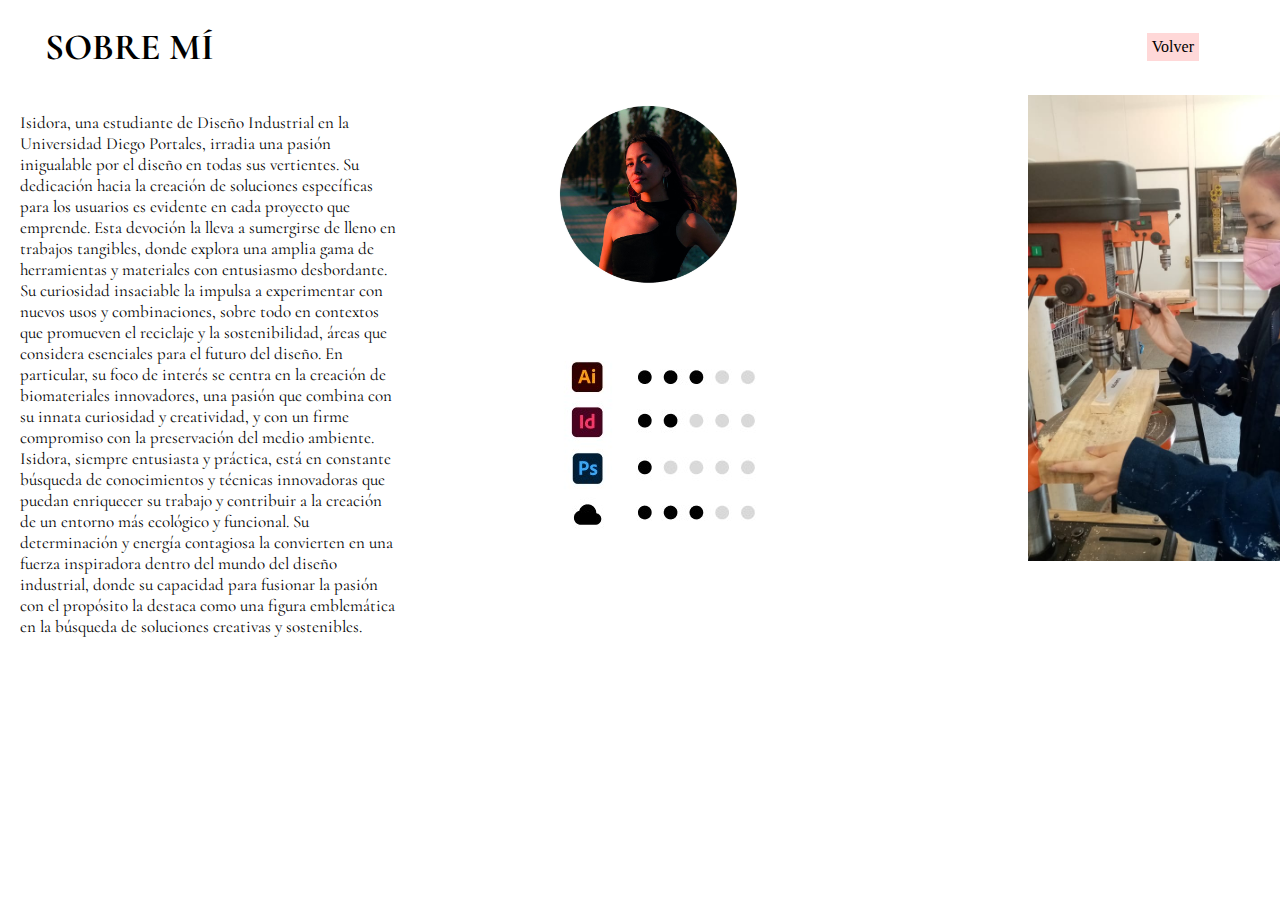
<file: acerca.html>
<!DOCTYPE html>
<html>
  <head>
    <link rel="preconnect" href="https://fonts.googleapis.com" />
    <link rel="preconnect" href="https://fonts.gstatic.com" crossorigin />
    <link
      href="https://fonts.googleapis.com/css2?family=Cormorant:wght@300..700&display=swap"
      rel="stylesheet"
    />
    <link rel="stylesheet" type="text/css" href="acerca.css" />
  </head>
  <body>
    <nav>
      <div class="navbar">
        <h1>SOBRE MÍ</h1>
        <a href="index.html" class="anav">Volver</a>
      </div>
    </nav>
    <div class="centrado">
      <div class="fila">
        <div class="texto">
          <p>
            Isidora, una estudiante de Diseño Industrial en la Universidad Diego
            Portales, irradia una pasión inigualable por el diseño en todas sus
            vertientes. Su dedicación hacia la creación de soluciones
            específicas para los usuarios es evidente en cada proyecto que
            emprende. Esta devoción la lleva a sumergirse de lleno en trabajos
            tangibles, donde explora una amplia gama de herramientas y
            materiales con entusiasmo desbordante. Su curiosidad insaciable la
            impulsa a experimentar con nuevos usos y combinaciones, sobre todo
            en contextos que promueven el reciclaje y la sostenibilidad, áreas
            que considera esenciales para el futuro del diseño. En particular,
            su foco de interés se centra en la creación de biomateriales
            innovadores, una pasión que combina con su innata curiosidad y
            creatividad, y con un firme compromiso con la preservación del medio
            ambiente. Isidora, siempre entusiasta y práctica, está en constante
            búsqueda de conocimientos y técnicas innovadoras que puedan
            enriquecer su trabajo y contribuir a la creación de un entorno más
            ecológico y funcional. Su determinación y energía contagiosa la
            convierten en una fuerza inspiradora dentro del mundo del diseño
            industrial, donde su capacidad para fusionar la pasión con el
            propósito la destaca como una figura emblemática en la búsqueda de
            soluciones creativas y sostenibles.
          </p>
        </div>
        <div class="habilidades">
          <div class="imagen-gris">
            <img src="imagenes/acerca/principal.png" />
          </div>
          <div class="imagen">
            <img src="imagenes/acerca/Component.png" />
          </div>
        </div>
        <div class="columna">
          <div class="imagen-gris-2">
            <img src="imagenes/acerca/secundaria.png" />
          </div>
        </div>
      </div>
    </div>
  </body>
</html>
</file>
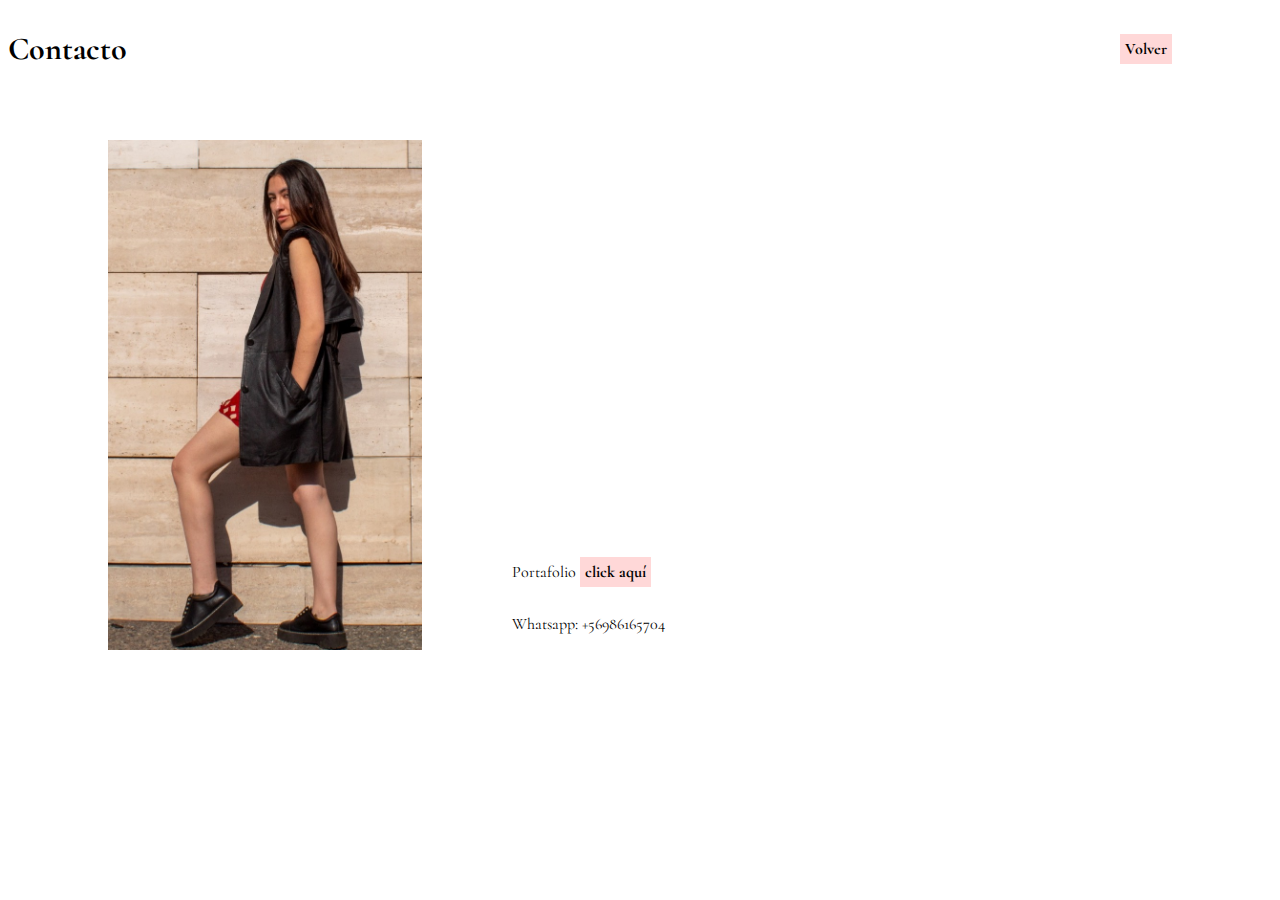
<file: contacto.html>
<!DOCTYPE html>
<html>
  <head>
    <link rel="preconnect" href="https://fonts.googleapis.com" />
    <link rel="preconnect" href="https://fonts.gstatic.com" crossorigin />
    <link
      href="https://fonts.googleapis.com/css2?family=Cormorant:wght@300..700&display=swap"
      rel="stylesheet"
    />
    <link rel="stylesheet" type="text/css" href="contacto.css" />
  </head>
  <body>
    <nav>
      <div class="navbar">
        <h1>Contacto</h1>
        <a href="index.html" class="volver">Volver</a>
      </div>
    </nav>
    <div class="centrado">
      <div class="contenido">
        <img src="imagenes/contacto/image.png" />
        <div class="info">
          <p>
            Portafolio
            <a href="https://isidoraponce.myportfolio.com/">click aquí</a>
          </p>
          <p>Whatsapp: +56986165704</p>
        </div>
      </div>
    </div>
  </body>
</html>
</file>
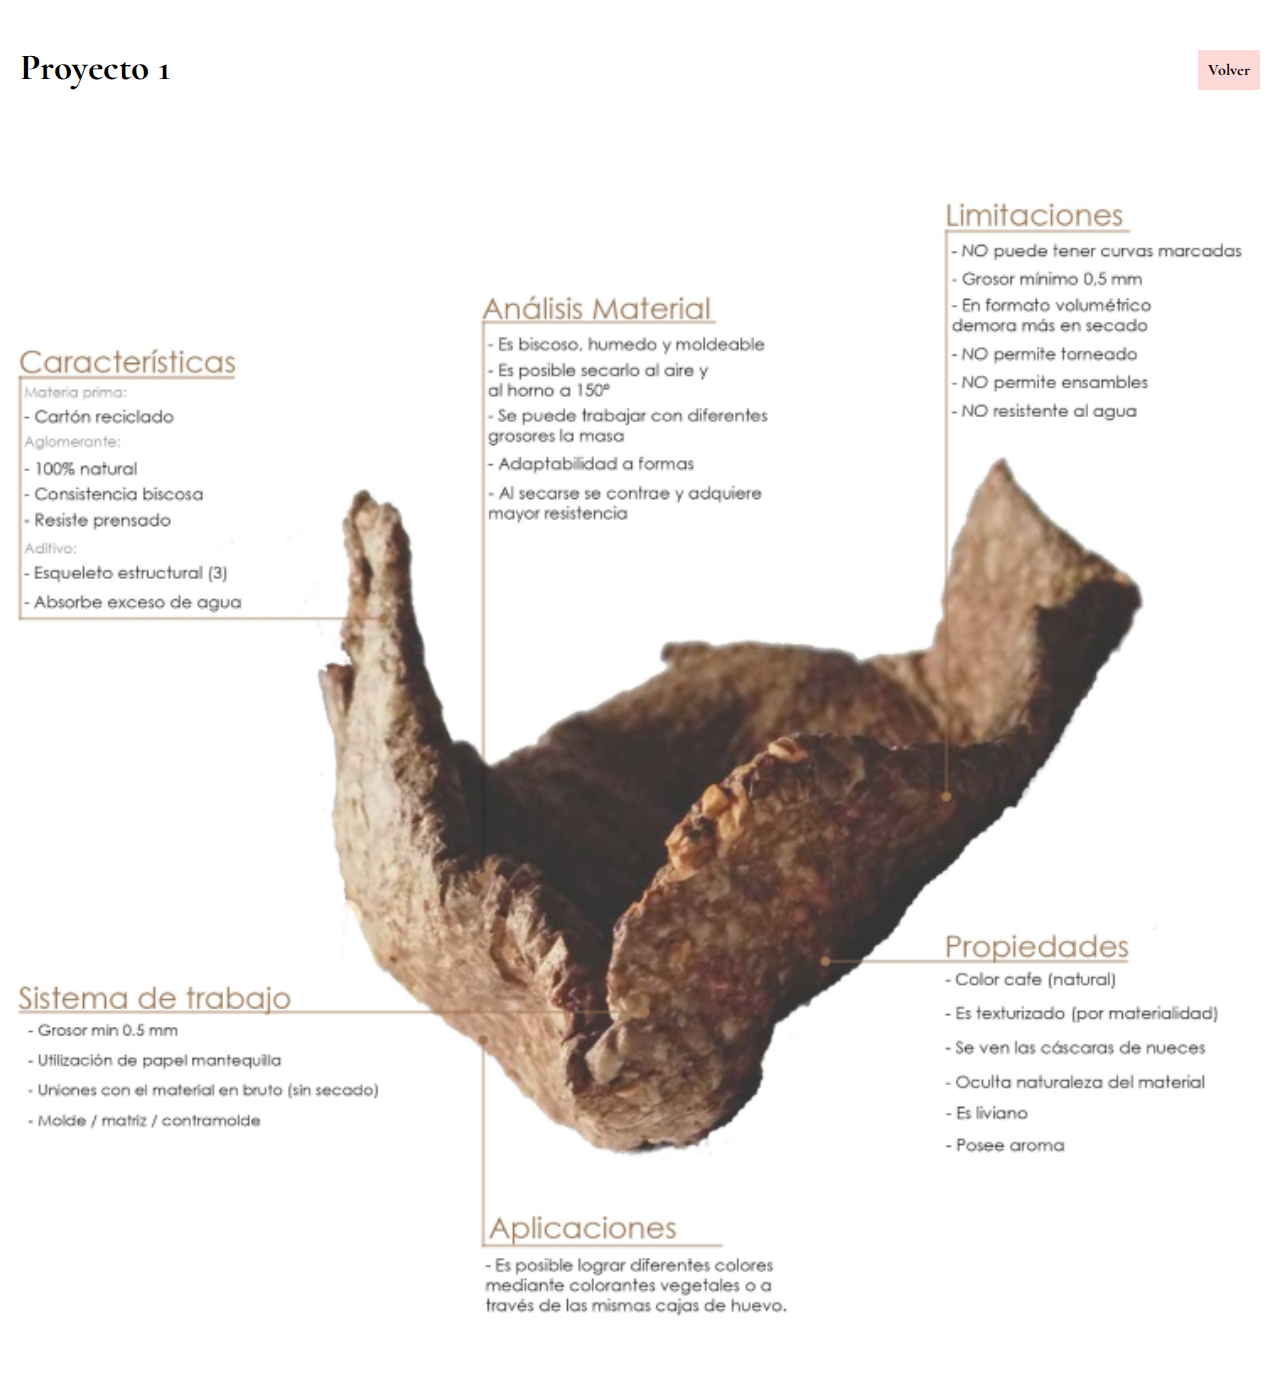
<file: proyecto1-2.html>
<!DOCTYPE html>
<html lang="es">
  <head>
    <meta charset="UTF-8" />
    <meta name="viewport" content="width=device-width, initial-scale=1.0" />
    <link rel="preconnect" href="https://fonts.googleapis.com" />
    <link rel="preconnect" href="https://fonts.gstatic.com" crossorigin />
    <link
      href="https://fonts.googleapis.com/css2?family=Cormorant:wght@300..700&display=swap"
      rel="stylesheet"
    />
    <link rel="stylesheet" href="proyecto1.css" />
    <title>Proyecto 1</title>
  </head>
  <body>
    <div class="contenedor">
      <nav class="navbar">
        <div class="texto">
          <h1>Proyecto 1</h1>
        </div>
        <a href="proyecto1.html" class="volver">Volver</a>
      </nav>
    </div>
    <div class="imagen-completa">
      <img src="imagenes/proyecto1/Rectangle 32.png" />
    </div>
  </body>
</html>
</file>
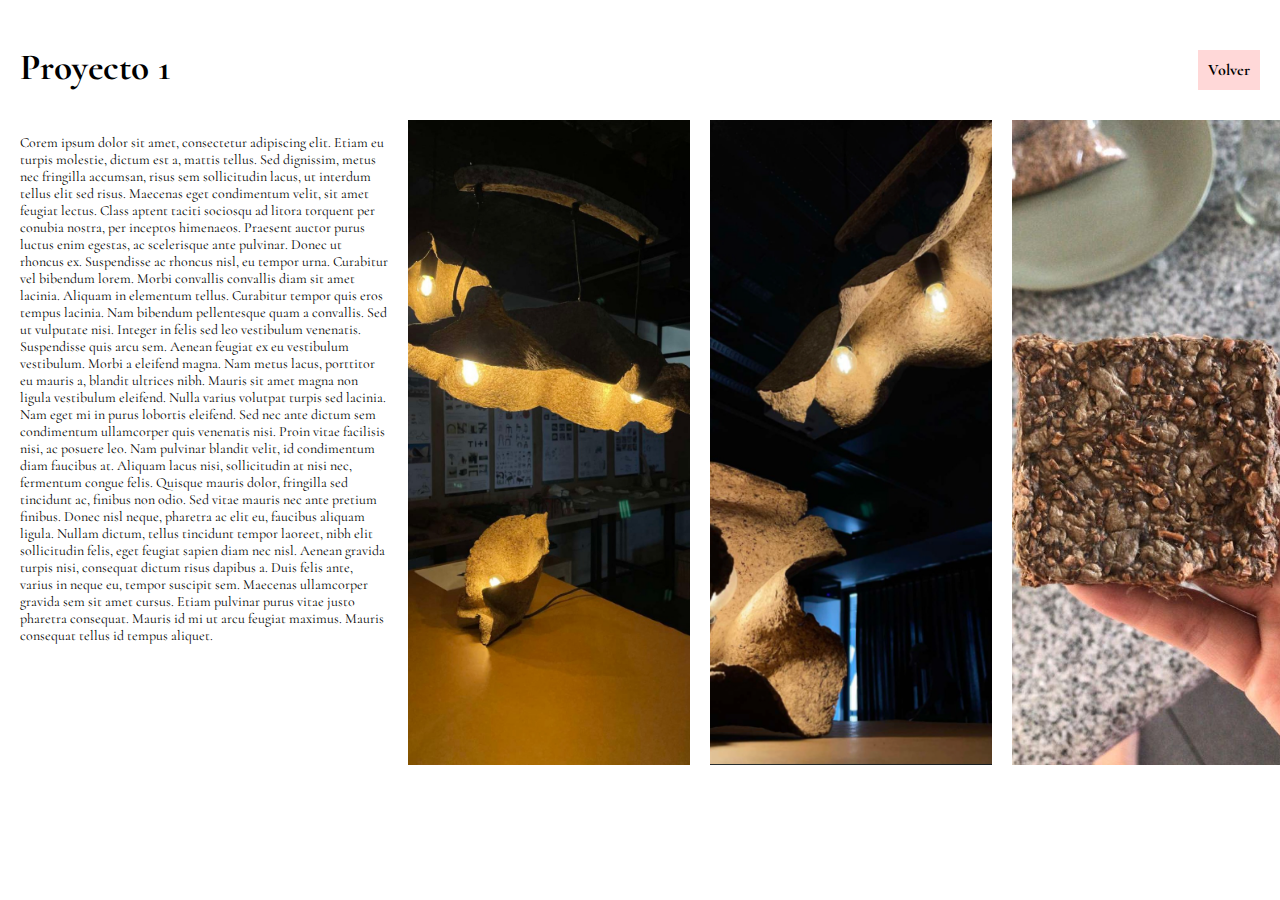
<file: proyecto1.html>
<!DOCTYPE html>
<html lang="es">
  <head>
    <meta charset="UTF-8" />
    <meta name="viewport" content="width=device-width, initial-scale=1.0" />
    <link rel="preconnect" href="https://fonts.googleapis.com" />
    <link rel="preconnect" href="https://fonts.gstatic.com" crossorigin />
    <link
      href="https://fonts.googleapis.com/css2?family=Cormorant:wght@300..700&display=swap"
      rel="stylesheet"
    />
    <link rel="stylesheet" href="proyecto1.css" />
    <title>Proyecto 1</title>
  </head>
  <body>
    <div class="contenedor">
      <nav class="navbar">
        <div class="texto">
          <h1>Proyecto 1</h1>
        </div>
        <a href="proyectos.html" class="volver">Volver</a>
      </nav>

      <div class="contenido">
        <div>
          <p>
            Corem ipsum dolor sit amet, consectetur adipiscing elit. Etiam eu
            turpis molestie, dictum est a, mattis tellus. Sed dignissim, metus
            nec fringilla accumsan, risus sem sollicitudin lacus, ut interdum
            tellus elit sed risus. Maecenas eget condimentum velit, sit amet
            feugiat lectus. Class aptent taciti sociosqu ad litora torquent per
            conubia nostra, per inceptos himenaeos. Praesent auctor purus luctus
            enim egestas, ac scelerisque ante pulvinar. Donec ut rhoncus ex.
            Suspendisse ac rhoncus nisl, eu tempor urna. Curabitur vel bibendum
            lorem. Morbi convallis convallis diam sit amet lacinia. Aliquam in
            elementum tellus. Curabitur tempor quis eros tempus lacinia. Nam
            bibendum pellentesque quam a convallis. Sed ut vulputate nisi.
            Integer in felis sed leo vestibulum venenatis. Suspendisse quis arcu
            sem. Aenean feugiat ex eu vestibulum vestibulum. Morbi a eleifend
            magna. Nam metus lacus, porttitor eu mauris a, blandit ultrices
            nibh. Mauris sit amet magna non ligula vestibulum eleifend. Nulla
            varius volutpat turpis sed lacinia. Nam eget mi in purus lobortis
            eleifend. Sed nec ante dictum sem condimentum ullamcorper quis
            venenatis nisi. Proin vitae facilisis nisi, ac posuere leo. Nam
            pulvinar blandit velit, id condimentum diam faucibus at. Aliquam
            lacus nisi, sollicitudin at nisi nec, fermentum congue felis.
            Quisque mauris dolor, fringilla sed tincidunt ac, finibus non odio.
            Sed vitae mauris nec ante pretium finibus. Donec nisl neque,
            pharetra ac elit eu, faucibus aliquam ligula. Nullam dictum, tellus
            tincidunt tempor laoreet, nibh elit sollicitudin felis, eget feugiat
            sapien diam nec nisl. Aenean gravida turpis nisi, consequat dictum
            risus dapibus a. Duis felis ante, varius in neque eu, tempor
            suscipit sem. Maecenas ullamcorper gravida sem sit amet cursus.
            Etiam pulvinar purus vitae justo pharetra consequat. Mauris id mi ut
            arcu feugiat maximus. Mauris consequat tellus id tempus aliquet.
          </p>
        </div>
        <div class="imagenes">
          <div class="cuadro-gris">
            <img src="imagenes/proyecto1/1.png" />
          </div>
          <div class="cuadro-gris">
            <img src="imagenes/proyecto1/2.png" />
          </div>
          <div class="cuadro-gris">
            <img src="imagenes/proyecto1/3.png" />
          </div>
        </div>
      </div>
    </div>
  </body>
</html>
</file>
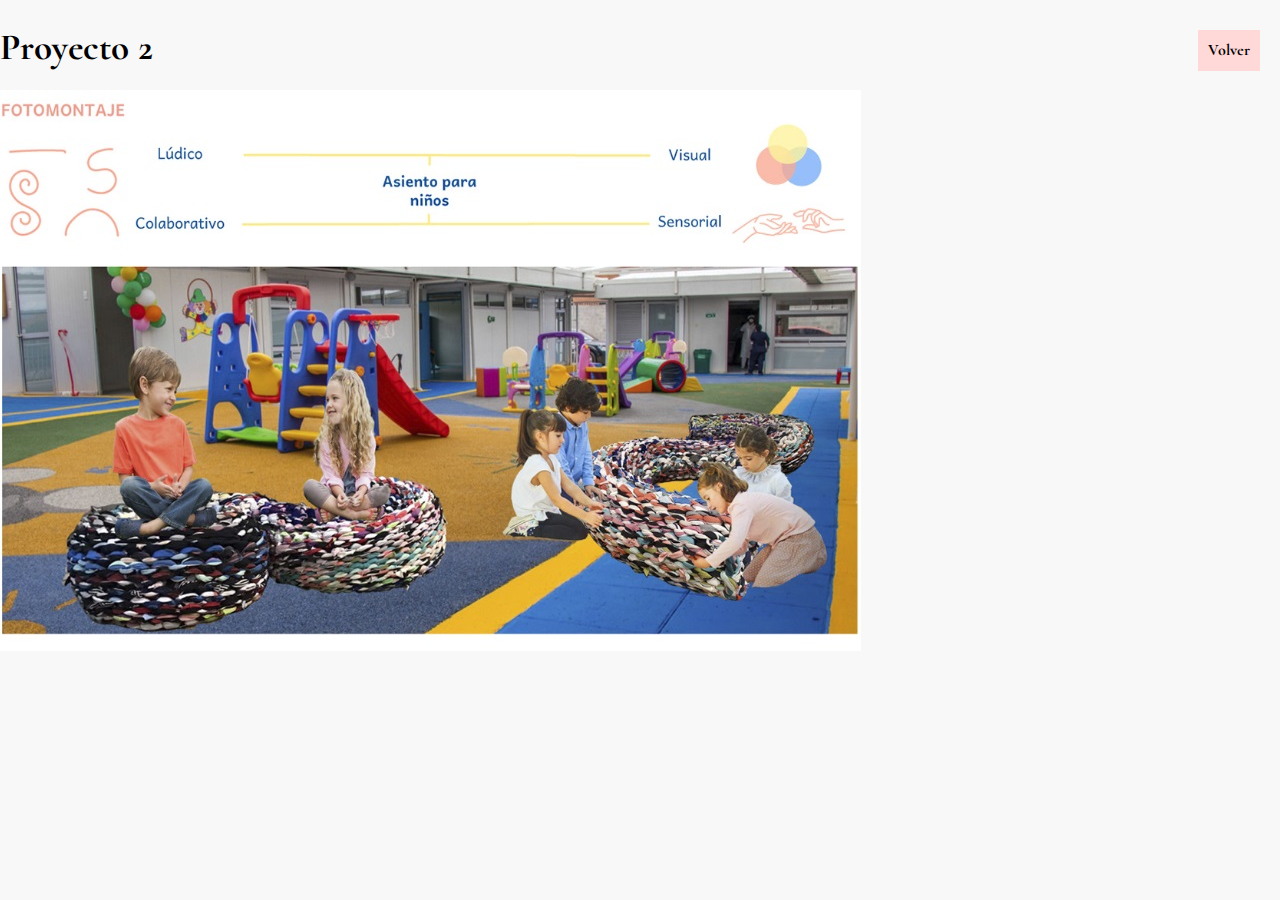
<file: proyecto2-2.html>
<!DOCTYPE html>
<html lang="es">
  <head>
    <meta charset="UTF-8" />
    <meta name="viewport" content="width=device-width, initial-scale=1.0" />
    <link rel="preconnect" href="https://fonts.googleapis.com" />
    <link rel="preconnect" href="https://fonts.gstatic.com" crossorigin />
    <link
      href="https://fonts.googleapis.com/css2?family=Cormorant:wght@300..700&display=swap"
      rel="stylesheet"
    />
    <link rel="stylesheet" href="proyecto2.css" />
    <title>Proyecto 2</title>
  </head>
  <body>
    <nav class="navbar">
      <h1>Proyecto 2</h1>
      <a href="proyecto2.html" class="volver">Volver</a>
    </nav>
    <div class="imagen-completa">
      <img src="imagenes/proyecto2/2.jpg" alt="imagen de proyecto 2" />
    </div>
  </body>
</html>
</file>
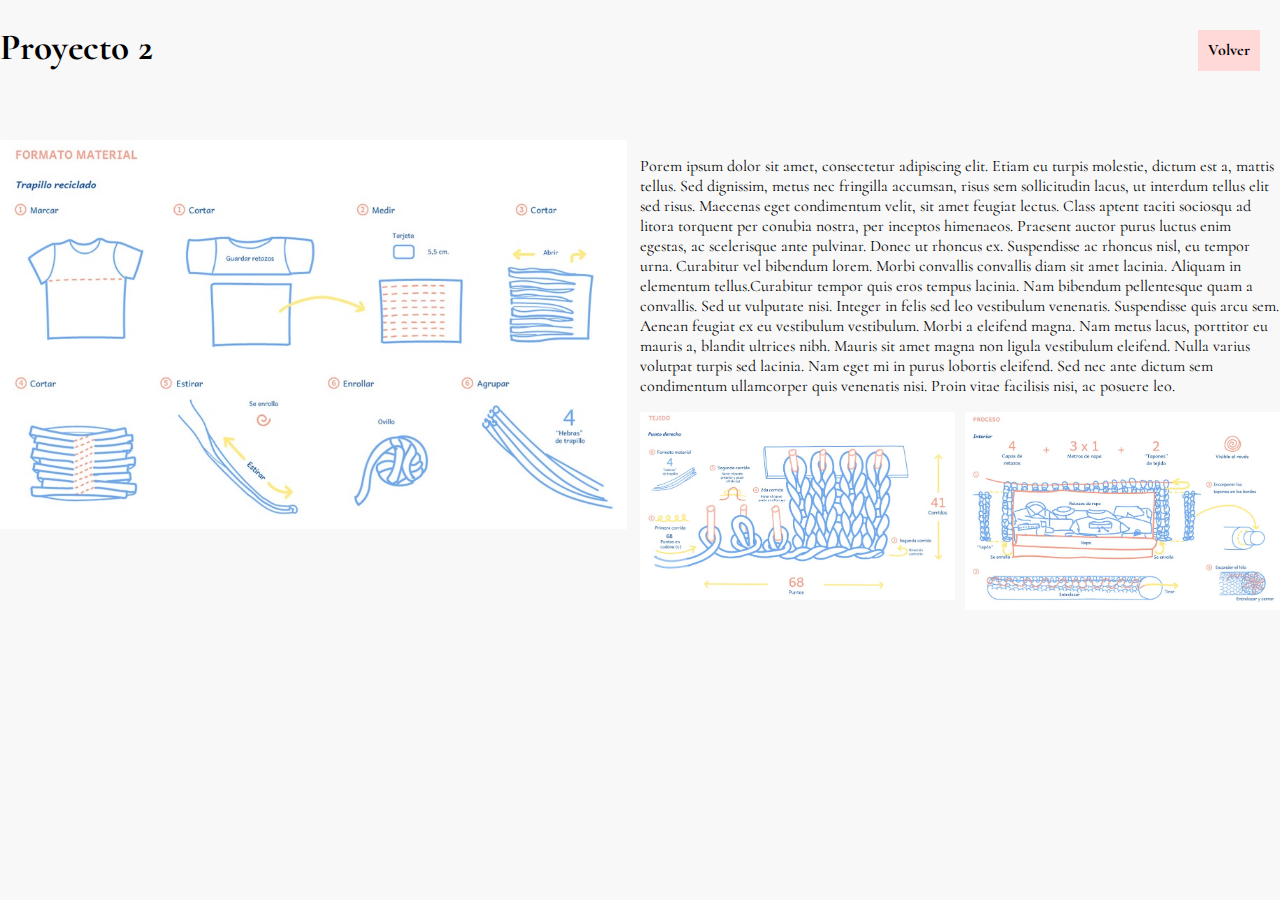
<file: proyecto2.html>
<!DOCTYPE html>
<html lang="es">
  <head>
    <meta charset="UTF-8" />
    <meta name="viewport" content="width=device-width, initial-scale=1.0" />
    <link rel="preconnect" href="https://fonts.googleapis.com" />
    <link rel="preconnect" href="https://fonts.gstatic.com" crossorigin />
    <link
      href="https://fonts.googleapis.com/css2?family=Cormorant:wght@300..700&display=swap"
      rel="stylesheet"
    />
    <link rel="stylesheet" href="proyecto2.css" />
    <title>Proyecto 2</title>
  </head>
  <body>
    <nav class="navbar">
      <h1>Proyecto 2</h1>
      <a href="proyectos.html" class="volver">Volver</a>
    </nav>
    <div class="contenido">
      <div class="imagen-grande">
        <img src="imagenes/proyecto2/1.png" alt="imagen de proyecto 2" />
      </div>
      <div class="parte-derecha">
        <div class="texto">
          <p>
            Porem ipsum dolor sit amet, consectetur adipiscing elit. Etiam eu
            turpis molestie, dictum est a, mattis tellus. Sed dignissim, metus
            nec fringilla accumsan, risus sem sollicitudin lacus, ut interdum
            tellus elit sed risus. Maecenas eget condimentum velit, sit amet
            feugiat lectus. Class aptent taciti sociosqu ad litora torquent per
            conubia nostra, per inceptos himenaeos. Praesent auctor purus luctus
            enim egestas, ac scelerisque ante pulvinar. Donec ut rhoncus ex.
            Suspendisse ac rhoncus nisl, eu tempor urna. Curabitur vel bibendum
            lorem. Morbi convallis convallis diam sit amet lacinia. Aliquam in
            elementum tellus.Curabitur tempor quis eros tempus lacinia. Nam
            bibendum pellentesque quam a convallis. Sed ut vulputate nisi.
            Integer in felis sed leo vestibulum venenatis. Suspendisse quis arcu
            sem. Aenean feugiat ex eu vestibulum vestibulum. Morbi a eleifend
            magna. Nam metus lacus, porttitor eu mauris a, blandit ultrices
            nibh. Mauris sit amet magna non ligula vestibulum eleifend. Nulla
            varius volutpat turpis sed lacinia. Nam eget mi in purus lobortis
            eleifend. Sed nec ante dictum sem condimentum ullamcorper quis
            venenatis nisi. Proin vitae facilisis nisi, ac posuere leo.
          </p>
        </div>
        <div class="imagenes-pequenas">
          <div class="imagen-pequena">
            <img src="imagenes/proyecto2/2.png" alt="imagen de proyecto 2" />
          </div>
          <div class="imagen-pequena">
            <img src="imagenes/proyecto2/3.png" alt="imagen de proyecto 2" />
          </div>
        </div>
      </div>
    </div>
  </body>
</html>
</file>
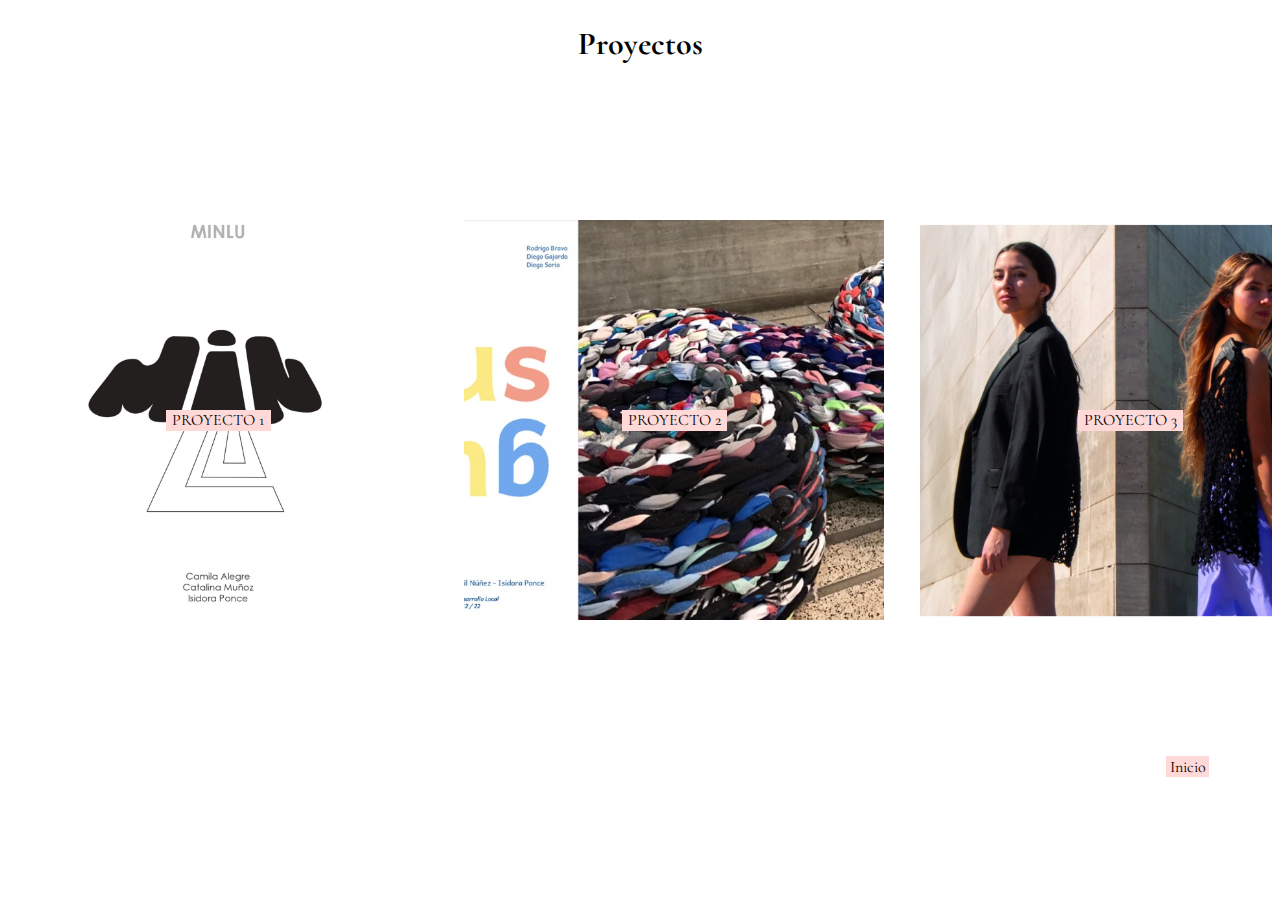
<file: proyectos.html>
<html>
  <head>
    <link rel="preconnect" href="https://fonts.googleapis.com" />
    <link rel="preconnect" href="https://fonts.gstatic.com" crossorigin />
    <link
      href="https://fonts.googleapis.com/css2?family=Cormorant:wght@300..700&display=swap"
      rel="stylesheet"
    />
    <link rel="stylesheet" type="text/css" href="proyectos.css" />
    <title>Proyectos Isidora Ponce</title>
  </head>
  <body>
    <div>
      <h1>Proyectos</h1>
      <div class="carrusel">
        <div class="proyecto">
          <div class="proyecto-imagen">
            <div class="proyecto-1">
              <a href="proyecto1.html">PROYECTO 1</a>
            </div>
          </div>
        </div>
        <div class="proyecto">
          <div class="proyecto-imagen">
            <div class="proyecto-2">
              <a href="proyecto2.html">PROYECTO 2</a>
            </div>
          </div>
        </div>
        <div class="proyecto">
          <div class="proyecto-imagen">
            <div class="proyecto-3">
              <a>PROYECTO 3</a>
            </div>
          </div>
        </div>
        <div class="proyecto">
          <div class="proyecto-imagen">
            <a>PROYECTO 4</a>
          </div>
        </div>
        <div class="proyecto">
          <div class="proyecto-imagen">
            <a>PROYECTO 5</a>
          </div>
        </div>
      </div>
      <div>
        <a class="inicio" href="index.html">Inicio</a>
      </div>
    </div>
  </body>
</html>
</file>
<file: acerca.css>
:root {
  --escala-de-grises-rosa: #ffd8d8;
}
body {
  margin: 0;
  padding: 0;
  width: 100%;
  height: 100vh;
}
.navbar {
  display: flex;
  overflow: hidden;
  margin-left: 45px;
  align-items: center;
  justify-content: space-between;
}
h1 {
  font-family: Cormorant;
  font-size: 37px;
  font-style: normal;
  font-weight: 700;
  line-height: normal;
}

.anav {
  margin-right: 81px;
  color: black;
  background-color: var(--escala-de-grises-rosa);
  text-decoration: none;
  padding: 5px;
}
.centrado {
  display: flex;
  width: 100%;
}
.fila {
  display: flex;
  justify-content: space-between;
  width: 70%;
  margin-left: 20px;
}

p {
  margin-left: 0px;
  font-family: "Cormorant";
  font-size: 17px;
  font-style: normal;
  font-weight: 400;
  line-height: normal;
  width: 378px; /* antes era 378  */
  height: 490px;
}

.habilidades {
  margin-left: 150px; /* antes era 72 */
  width: 330px;
  margin-right: 150px;
}

.imagen-gris {
  width: 330px;
  height: 198px;
  display: flex;
}

.imagen {
  margin-top: 52px;
  background-color: white;
}

.columna {
  display: flex;
}

.imagen-gris-2 {
  height: auto;
}
.imagen-gris-2 img {
  max-width: 350px;
}
</file>
<file: contacto.css>
:root {
  --escala-de-grises-rosa: #ffd8d8;
}
body {
  font-family: "Cormorant", serif;
}
.navbar {
  display: flex;
  overflow: hidden;
  align-items: center;
  justify-content: space-between;
  top: 49px;
}
.volver {
  margin-right: 100px;
}
a {
  color: black;
  background-color: var(--escala-de-grises-rosa);
  text-decoration: none;
  padding: 5px;
  font-weight: 700;
}

.contenido {
  display: flex;
  margin-top: 50px;
  margin-left: 100px;
}
.contenido img {
  width: 27%;
  height: auto;
  object-fit: cover;
}
.info {
  display: flex;
  font-family: "Cormorant", serif;
  flex-direction: column;
  justify-content: end;
  margin-left: 90px;
}
</file>
<file: proyecto1.css>
body {
  margin: 0;
  padding: 0;
  height: 100vh;
  font-family: "Cormorant", serif;
}

.contenedor {
  display: flex;
  flex-direction: column;
  align-items: flex-start;
  padding: 20px;
}

.navbar {
  display: flex;
  align-items: center;
  justify-content: space-between;
  width: 100%;
}
.volver {
  color: black;
  background-color: #ffd8d8;
  text-decoration: none;
  padding: 10px;
  font-weight: 700;
  margin-left: auto;
}

.contenido {
  display: flex;
  width: 100%;
  gap: 20px;
}

.texto {
  color: #000;
  height: 100px;
  /* Isi/parrafo */
  font-size: 14px;
  font-style: normal;
  font-weight: 400;
  line-height: normal;
}

h1 {
  font-size: 37px;
  font-weight: 700;
}

p {
  font-size: 14px;
  width: 368px;
  height: 540px;
  flex-shrink: 0;
}

.imagenes {
  flex: 3;
  display: flex;
  gap: 20px;
  height: 100%;
}

.cuadro-gris {
  width: 282px;
  height: 645px;
  flex-shrink: 0;

  flex: 1;
  display: flex;
  align-items: center;
  justify-content: center;
}

img {
  min-width: 100%;
  height: 100%;
  object-fit: cover;
}
</file>
<file: proyecto2.css>
:root {
  --escala-de-grises-rosa: #ffd8d8;
}
body {
  margin: 0;
  padding: 0;
  width: 100%;
  height: 100vh;
  font-family: "Cormorant", serif;
  background-color: #f8f8f8;
}

.contenedor {
  height: 100%;
  padding: 20px;
}

.navbar {
  display: flex;
  justify-content: space-between;
}

.volver {
  height: 21px;
  color: black;
  background-color: var(--escala-de-grises-rosa);
  margin-top: 30px;
  margin-right: 20px;
  text-decoration: none;
  padding: 10px;
  font-weight: 700;
}

.contenido {
  margin-top: 50px;
  display: flex;
  justify-content: space-between;
  height: auto;
}

h1 {
  font-size: 37px;
  font-weight: 700;
  margin-bottom: 20px;
}

.imagen-grande {
  width: 49%;
  object-fit: contain;
}
.imagen-grande img {
  width: 100%;
  height: auto;
}

.parte-derecha {
  width: 50%;
}

.imagenes-pequenas {
  display: flex;
  gap: 10px;
  object-fit: contain;
  flex-direction: row;
  justify-content: space-between;
}

.imagen-pequena {
  width: 100%;
  height: auto;
}
.imagen-pequena img {
  width: 100%;
  height: auto;
  display: block;
}
</file>
<file: proyectos.css>
:root {
  --escala-de-grises-rosa: #ffd8d8;
  --gris: #d9d9d9;
}
body {
  font-family: Cormorant;
}
h1 {
  text-align: center;

  font-size: 32px;
  font-style: normal;
  font-weight: 700;
  line-height: normal;
  margin-top: 24px;
}

.carrusel {
  margin-top: 157px;
  gap: 36px;

  display: flex;
  overflow-x: auto;
  scroll-snap-type: x mandatory;
}

.proyecto {
  flex: 0 0 auto;
  scroll-snap-align: start;
}

.proyecto-imagen {
  width: 420px;
  height: 400px;

  display: flex;
  align-items: center;
  justify-content: center;
}
.proyecto-1 {
  width: 420px;
  height: 400px;

  display: flex;
  background-image: url("imagenes/proyectos/1.png");
  background-size: cover;
  background-position: center;
  align-items: center;
  justify-content: center;
}
.proyecto-2 {
  width: 420px;
  height: 400px;

  display: flex;
  background-image: url("imagenes/proyectos/2.png");
  background-size: cover;
  background-position: center;
  align-items: center;
  justify-content: center;
}
.proyecto-3 {
  width: 420px;
  height: 400px;

  display: flex;
  background-image: url("imagenes/proyectos/3.png");
  background-size: cover;
  background-position: center;
  align-items: center;
  justify-content: center;
}

a {
  background-color: var(--escala-de-grises-rosa);
  color: black;

  display: flex;
  width: 105px;
  height: 21px;

  flex-shrink: 0;
  text-decoration: none;
  justify-content: space-around;
}

a:hover {
  text-decoration: none;
}

.inicio {
  margin-top: 136px;
  margin-right: 71px;

  width: 43px;
  height: 21px;

  display: flex;
  justify-content: center;
  align-items: center;
  flex-shrink: 0;

  position: absolute;
  right: 0;
}
</file>
